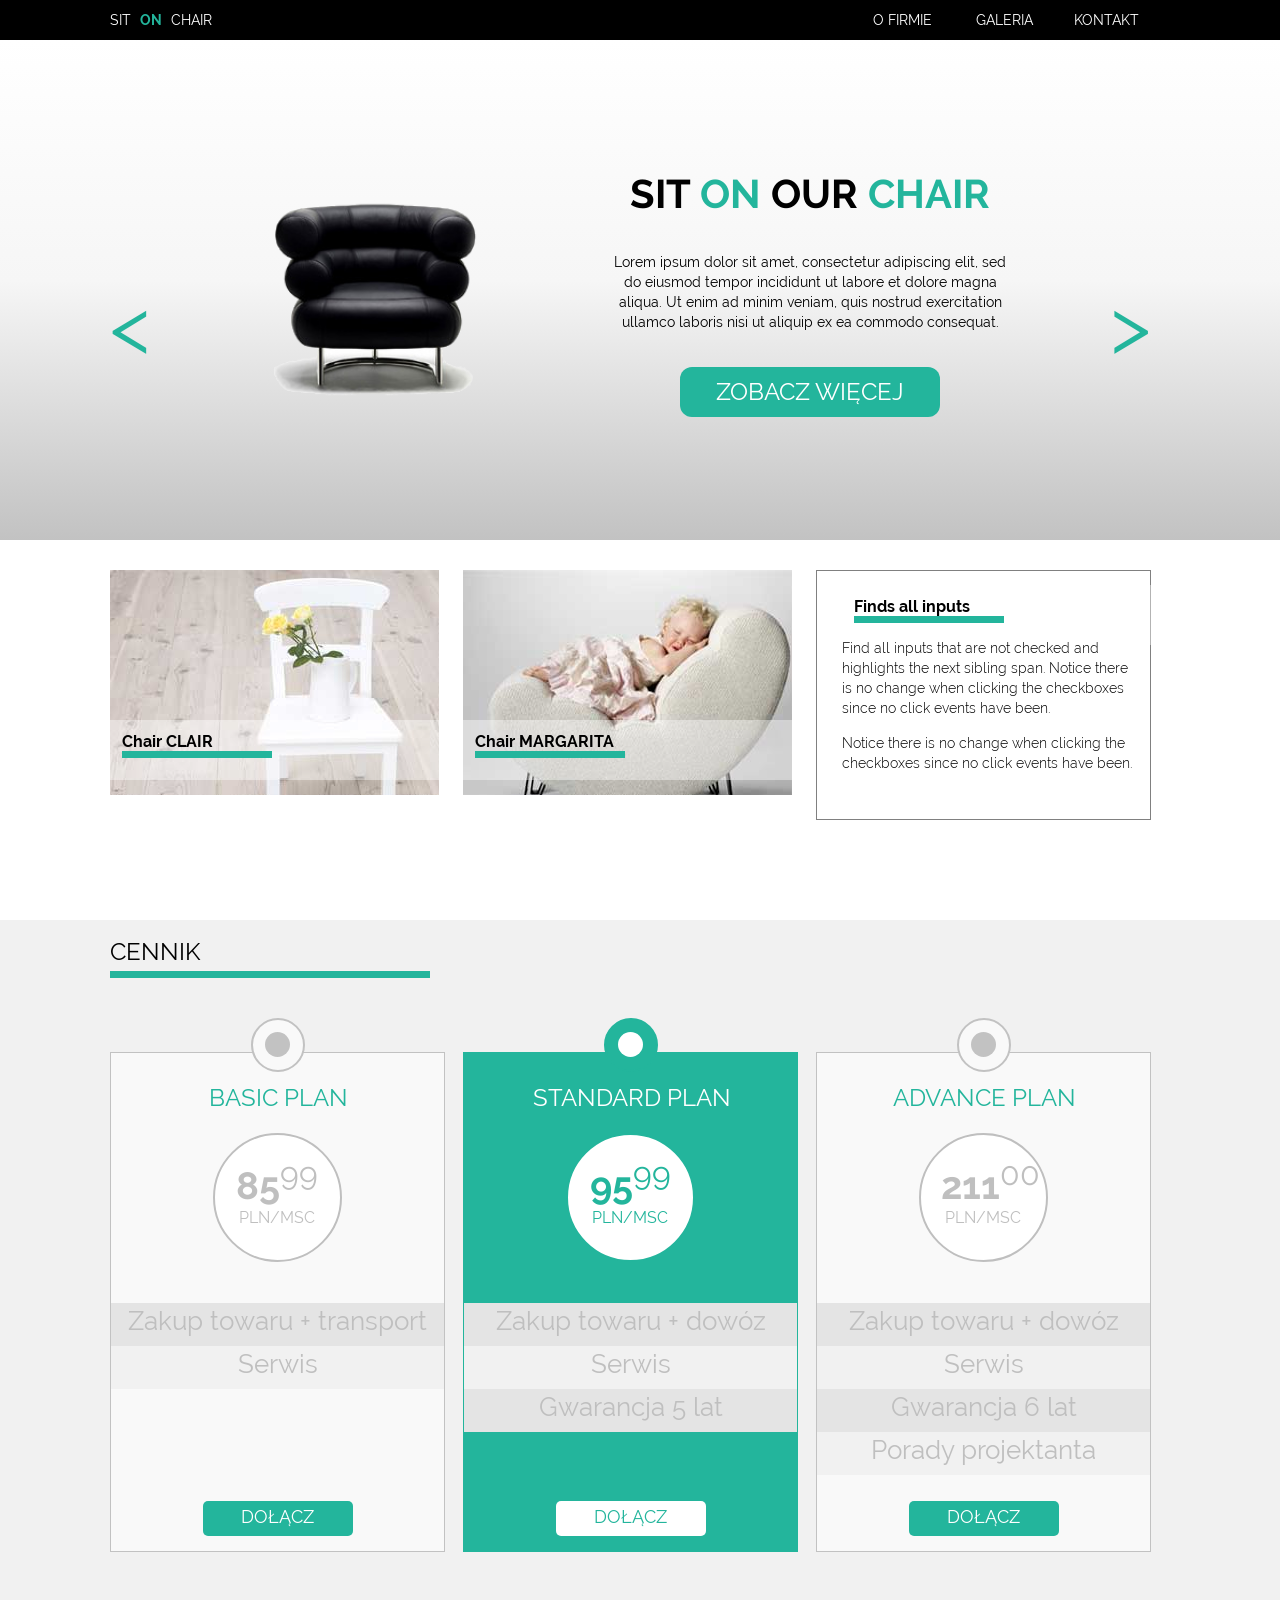
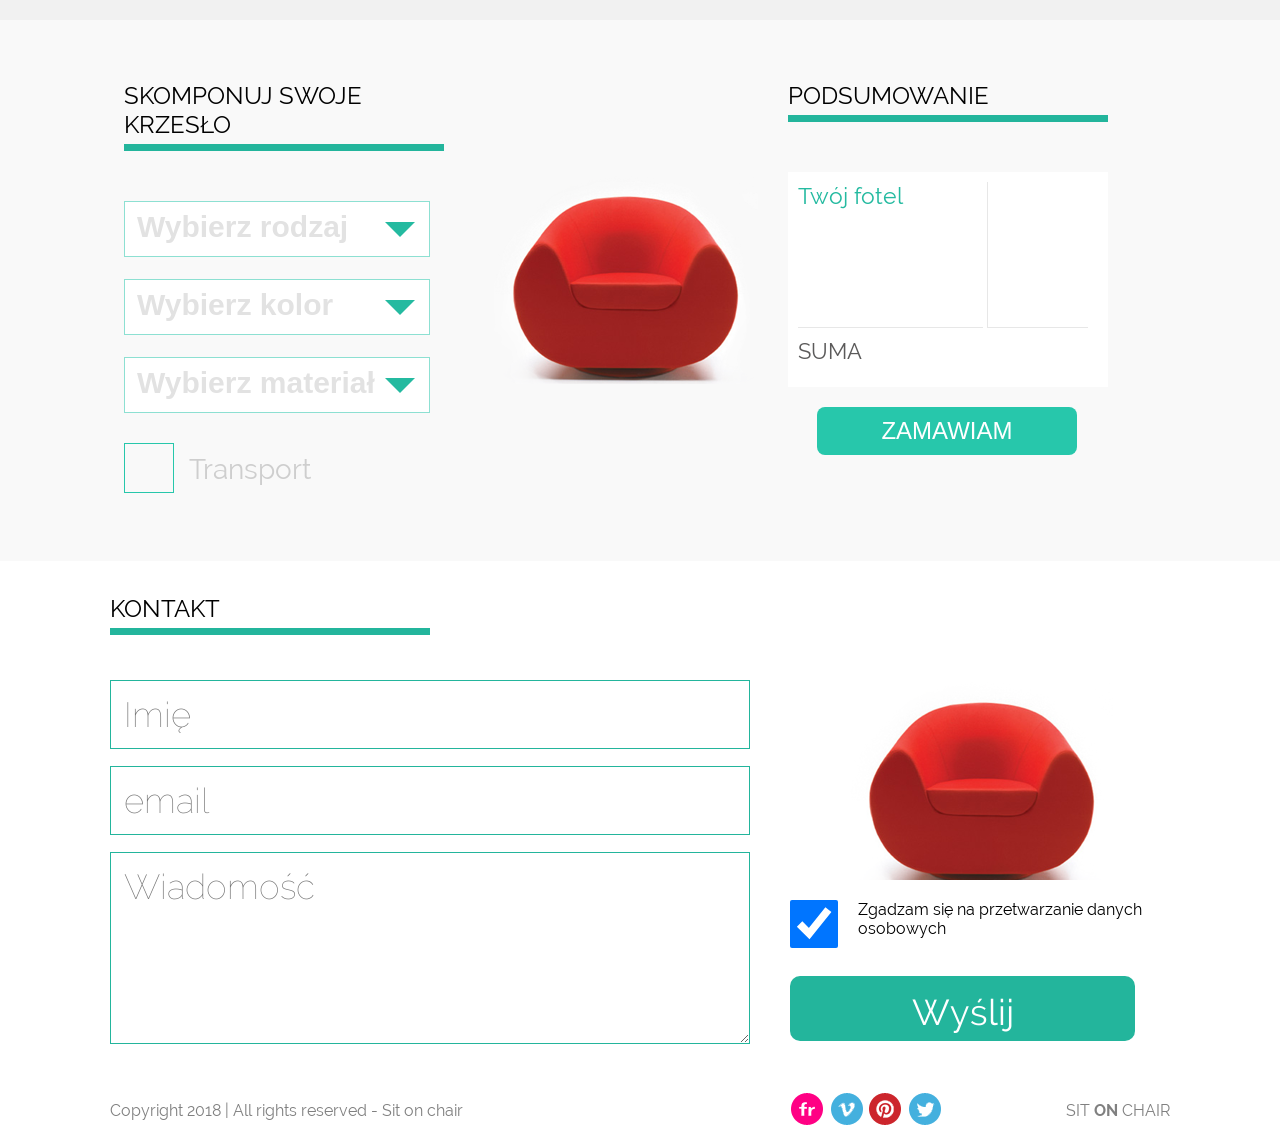
<file: index.html>
<!DOCTYPE html>
<html lang="pl">
<head>
    <meta charset="UTF-8">
    <title>Sit on chair</title>
    <link rel="stylesheet" href="css/style.css">
</head>
<body>
<header>
    <div class="container">
        <p class="topLogo">Sit <span>on</span> chair</p>

        <nav>
            <ul class="menu">
                <li><a href="#">O firmie</a>
                    <ul class="submenu">
                        <li><a href="#">Aktualności 2019</a></li>
                        <li><a href="#">Nasz team</a></li>
                        <li><a href="#">Historia</a></li>
                    </ul>
                </li>
                <li><a href="#">Galeria</a>
                    <ul class="submenu">
                        <li><a href="#">2016/2017</a></li>
                        <li><a href="#">2017/2018</a></li>
                    </ul></li>
                <li><a href="#">Kontakt</a></li>
            </ul>
        </nav>

    </div>
</header>

<!--slider-->

<section class="slider clearfix">
    <div class="container">
        <div class="arrowLeft">&lt;</div>

        <div class="div-image">
            <ul>
                <li><img src="images/slider/0.png"></li>
                <li><img src="images/slider/1.jpeg"></li>
                <li><img src="images/slider/2.jpeg"></li>
                <li><img src="images/slider/3.jpeg"></li>
                <li><img src="images/slider/4.jpeg"></li>
                <li><img src="images/slider/5.jpeg"></li>
                <li><img src="images/slider/6.jpeg"></li>
            </ul>
        </div>


        <div class="div-text">
            <h1>Sit <span>on</span> our <span>chair</span></h1>
            <p>Lorem ipsum dolor sit amet, consectetur adipiscing elit, sed do eiusmod tempor incididunt ut labore
                et dolore magna aliqua. Ut enim ad minim veniam, quis nostrud exercitation ullamco laboris nisi ut
                aliquip ex ea commodo consequat.</p>
            <div class="slideButton"><a href="#">Zobacz więcej</a></div>
        </div>

        <div class="arrowRight">&gt;</div>
    </div>
</section>

<!--products-->

<section class="products clearfix">
    <div class="container">
        <article class="art1">
            <div class="articleHeader">
                <p class="artTitle">Chair CLAIR</p>
            </div>
        </article>
        <article class="art2">
            <div class="articleHeader">
                <p class="artTitle">Chair MARGARITA</p>
            </div>
        </article>
        <article class="art3">
            <div class="articleHeader">
                <p class="artTitle">Finds all inputs</p>
                <p class="art3Text">Find all inputs that are not checked and highlights the next
                    sibling span. Notice there is no change when clicking the
                    checkboxes since no click events have been.</p>
                <p class="art3Text">Notice there is no change when clicking the
                    checkboxes since no click events have been.</p>
            </div>
        </article>
    </div>
</section>

<!--plans-->

<section class="plans clearfix">
    <div class="container">
        <div class="sectionTitle">Cennik</div>
        <div class="sectionRow">

            <div class="productTab1">
                <div class="circle-big">
                    <div class="circle-small"></div>
                </div>
                <div class="planType">
                    <p>Basic plan</p>
                </div>
                <div class="planPrice">
                    <p class="price">85<sup>99</sup></p>
                    <p class="currency">PLN/MSC</p>
                </div>
                <div class="items">
                    <ul>
                        <li>Zakup towaru + transport</li>
                        <li>Serwis</li>
                    </ul>
                </div>
                <div class="planJoin">Dołącz</div>
            </div>

            <div class="productTab2">
                <div class="circle-big">
                    <div class="circle-small"></div>
                </div>
                <div class="planType">
                    <p>Standard plan</p>
                </div>
                <div class="planPrice">
                    <p class="price">95<sup>99</sup></p>
                    <p class="currency">PLN/MSC</p>
                </div>
                <div class="items">
                    <ul>
                        <li>Zakup towaru + dowóz</li>
                        <li>Serwis</li>
                        <li>Gwarancja 5 lat</li>
                    </ul>
                </div>
                <div class="planJoin">Dołącz</div>
            </div>

            <div class="productTab3">
                <div class="circle-big">
                    <div class="circle-small"></div>
                </div>
                <div class="planType">
                    <p>Advance plan</p>
                </div>
                <div class="planPrice">
                    <p class="price">211<sup>00</sup></p>
                    <p class="currency">PLN/MSC</p>
                </div>
                <div class="items">
                    <ul>
                        <li>Zakup towaru + dowóz</li>
                        <li>Serwis</li>
                        <li>Gwarancja 6 lat</li>
                        <li>Porady projektanta</li>
                    </ul>
                </div>
                <div class="planJoin">Dołącz</div>
            </div>

        </div>
    </div>
</section>

<!--application-->

<section class="application ">
    <div class="container">
        <section class="choice_part inline">
            <!--<header>-->
                <!--<h3>SKOMPONUJ SWOJE KRZESŁO</h3>-->
                <!--<span class="green_bell"></span>-->
            <!--</header>-->
            <div class="sectionTitle">Skomponuj swoje krzesło</div>

            <div class="form">
                <div class="drop_down_list">
                    <span class="list_label">Wybierz rodzaj</span>
                    <span class="list_arrow"></span>
                    <ul class="list_panel">
                        <li data-price="250">Clair</li>
                        <li data-price="370">Margarita</li>
                        <li data-price="180">Selena</li>
                    </ul>
                </div>
                <div class="drop_down_list">
                    <span class="list_label">Wybierz kolor</span>
                    <span class="list_arrow"></span>
                    <ul class="list_panel">
                        <li data-price="20">Czerwony</li>
                        <li data-price="10">Czarny</li>
                        <li data-price="30">Pomarańczowy</li>
                    </ul>
                </div>
                <div class="drop_down_list">
                    <span class="list_label">Wybierz materiał</span>
                    <span class="list_arrow"></span>
                    <ul class="list_panel">
                        <li data-price="70">Tkanina</li>
                        <li data-price="150">Skóra</li>
                    </ul>
                </div>
                <div class="checkbox check-box">
                    <input type="checkbox" id="transport" data-transport-price="200">
                    <label for="transport">Transport</label>
                </div>
                <!--<div class="checkbox"></div>-->
                <!--<span class="list_label inline_text">Transport</span>-->
            </div>
        </section>

        <section class="image_part inline">
            <img src="images/red_chair.png">
        </section>

        <section class="summary_part inline">
            <!--<header class="align_right">-->
                <!--<h3>PODSUMOWANIE</h3>-->
                <!--<span class="green_bell"></span>-->
            <!--</header>-->
            <div class="sectionTitle">Podsumowanie</div>

            <div class="summary_panel">
                <div class="panel_left">
                    <h4 class="title">Twój fotel</h4>
                    <span class="color"></span>
                    <span class="pattern"></span>
                    <span class="transport"></span>
                </div>
                <div class="panel_right">
                    <h4 class="title value"></h4>
                    <span class="color value"></span>
                    <span class="pattern value"></span>
                    <span class="transport value"></span>
                </div>
                <div class="sum_label">SUMA</div>
                <div class="sum"><strong></strong></div>
            </div>
            <a href="" class="green_button">Zamawiam</a>
        </section>
    </div>
</section>

<!--contact-->

<section class="contact clearfix">
    <div class="container">
        <div class="sectionTitle" id="secContact">Kontakt</div>

        <div class="contactForm">
            <div class="formLeft">
                <form>
                    <div><input type="text" name="firstName" placeholder="Imię" id="firstName"></div>
                    <div><input type="email" name="email" placeholder="email" id="email"></div>
                    <div><textarea name="about" rows="4" placeholder="Wiadomość" id="message"></textarea>
                    </div>
                </form>
            </div>
            <div class="formRight">
                <div class="formImage"></div>
                <div>
                    <form>
                        <input class="checkAgree" type="checkbox" name="agree" value="agree" checked>
                        Zgadzam się na przetwarzanie danych osobowych
                    </form>
                    <div class="contactButton">Wyślij</div>
                </div>

            </div>
        </div>
    </div>
</section>

<!--footer-->

<footer>
    <div class="container">
        <div class="footRow">
            <div class="copyright">Copyright 2018 | All rights reserved - Sit on chair</div>
            <div class="socialMedia">
                <img src="images/flickr.png">
                <img src="images/vimeo.png">
                <img src="images/pinterest.png">
                <img src="images/twitter.png">
            </div>
            <div class="btmLogo"><p>Sit <span>on</span> chair</p></div>
        </div>
    </div>
</footer>
<script type="text/javascript" src="js/slider.js"></script>
<script type="text/javascript" src="js/app.js"></script>
</body>
</html>
</file>
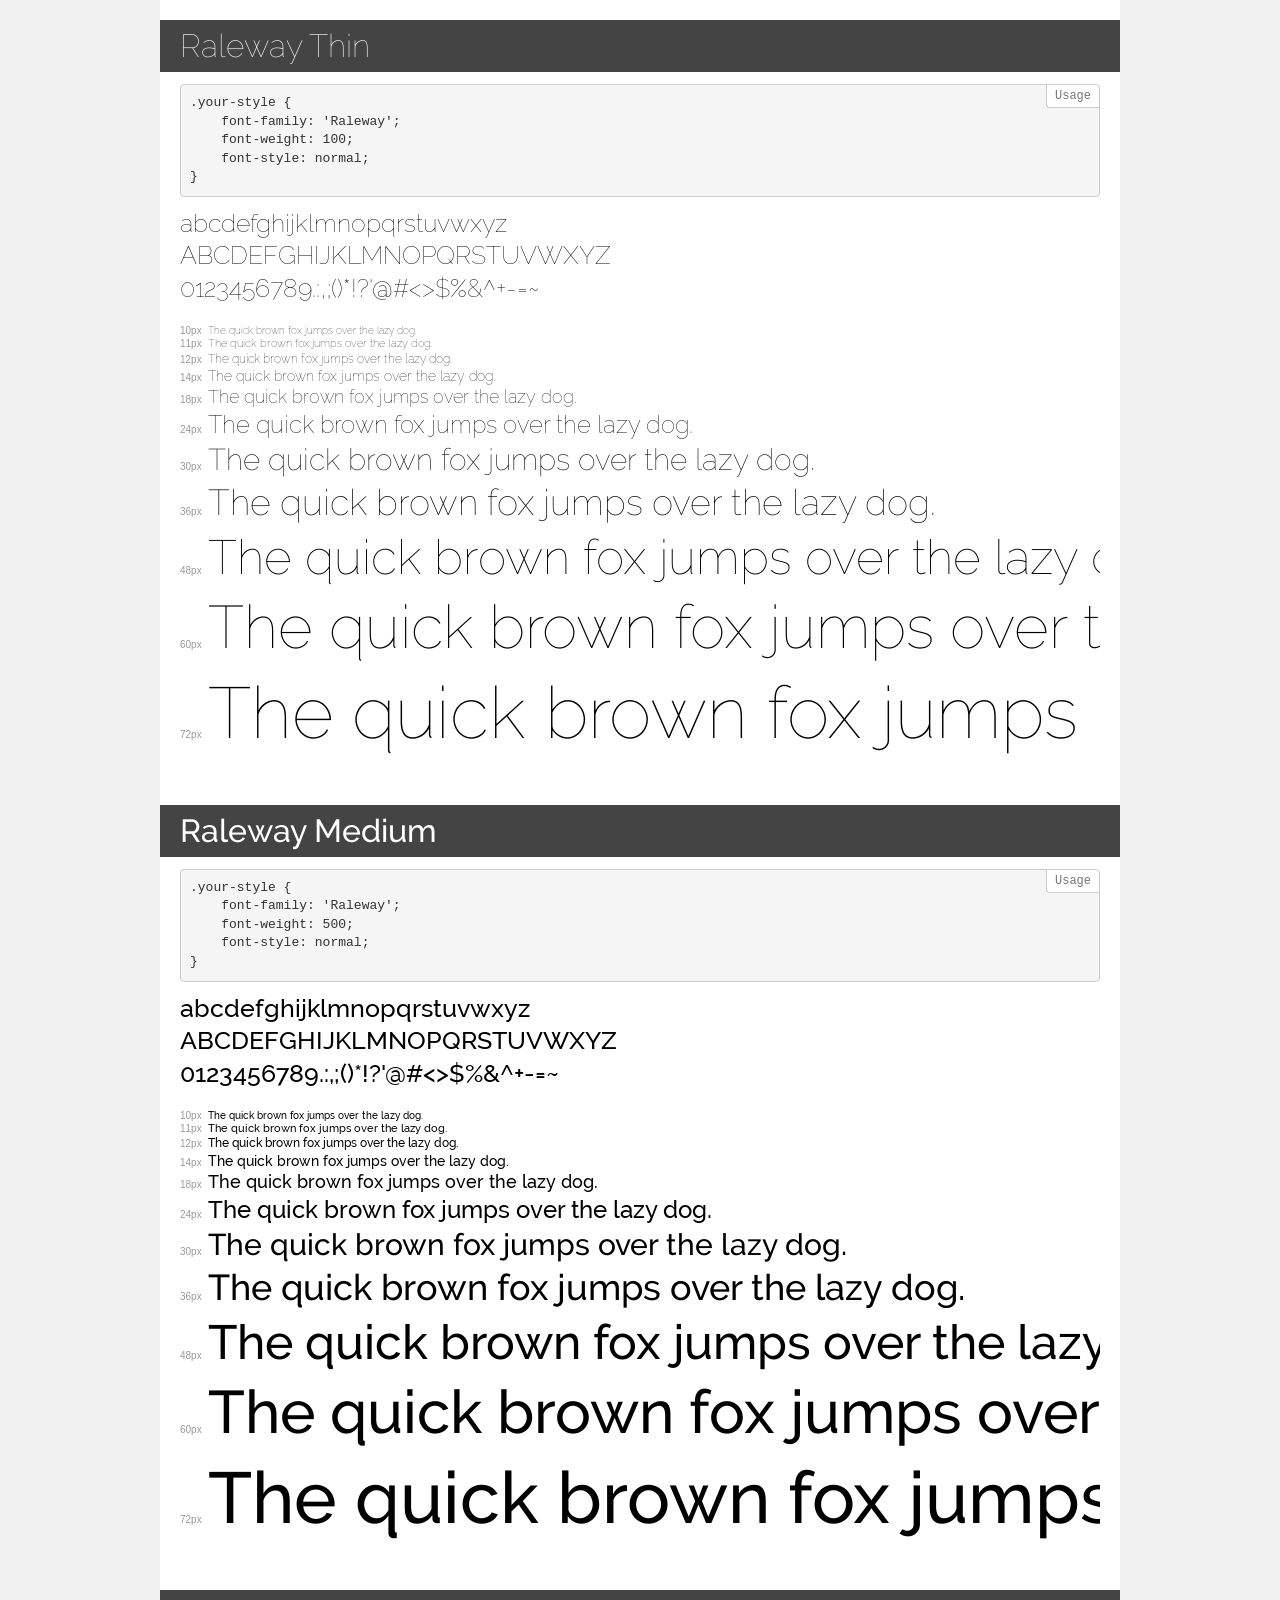
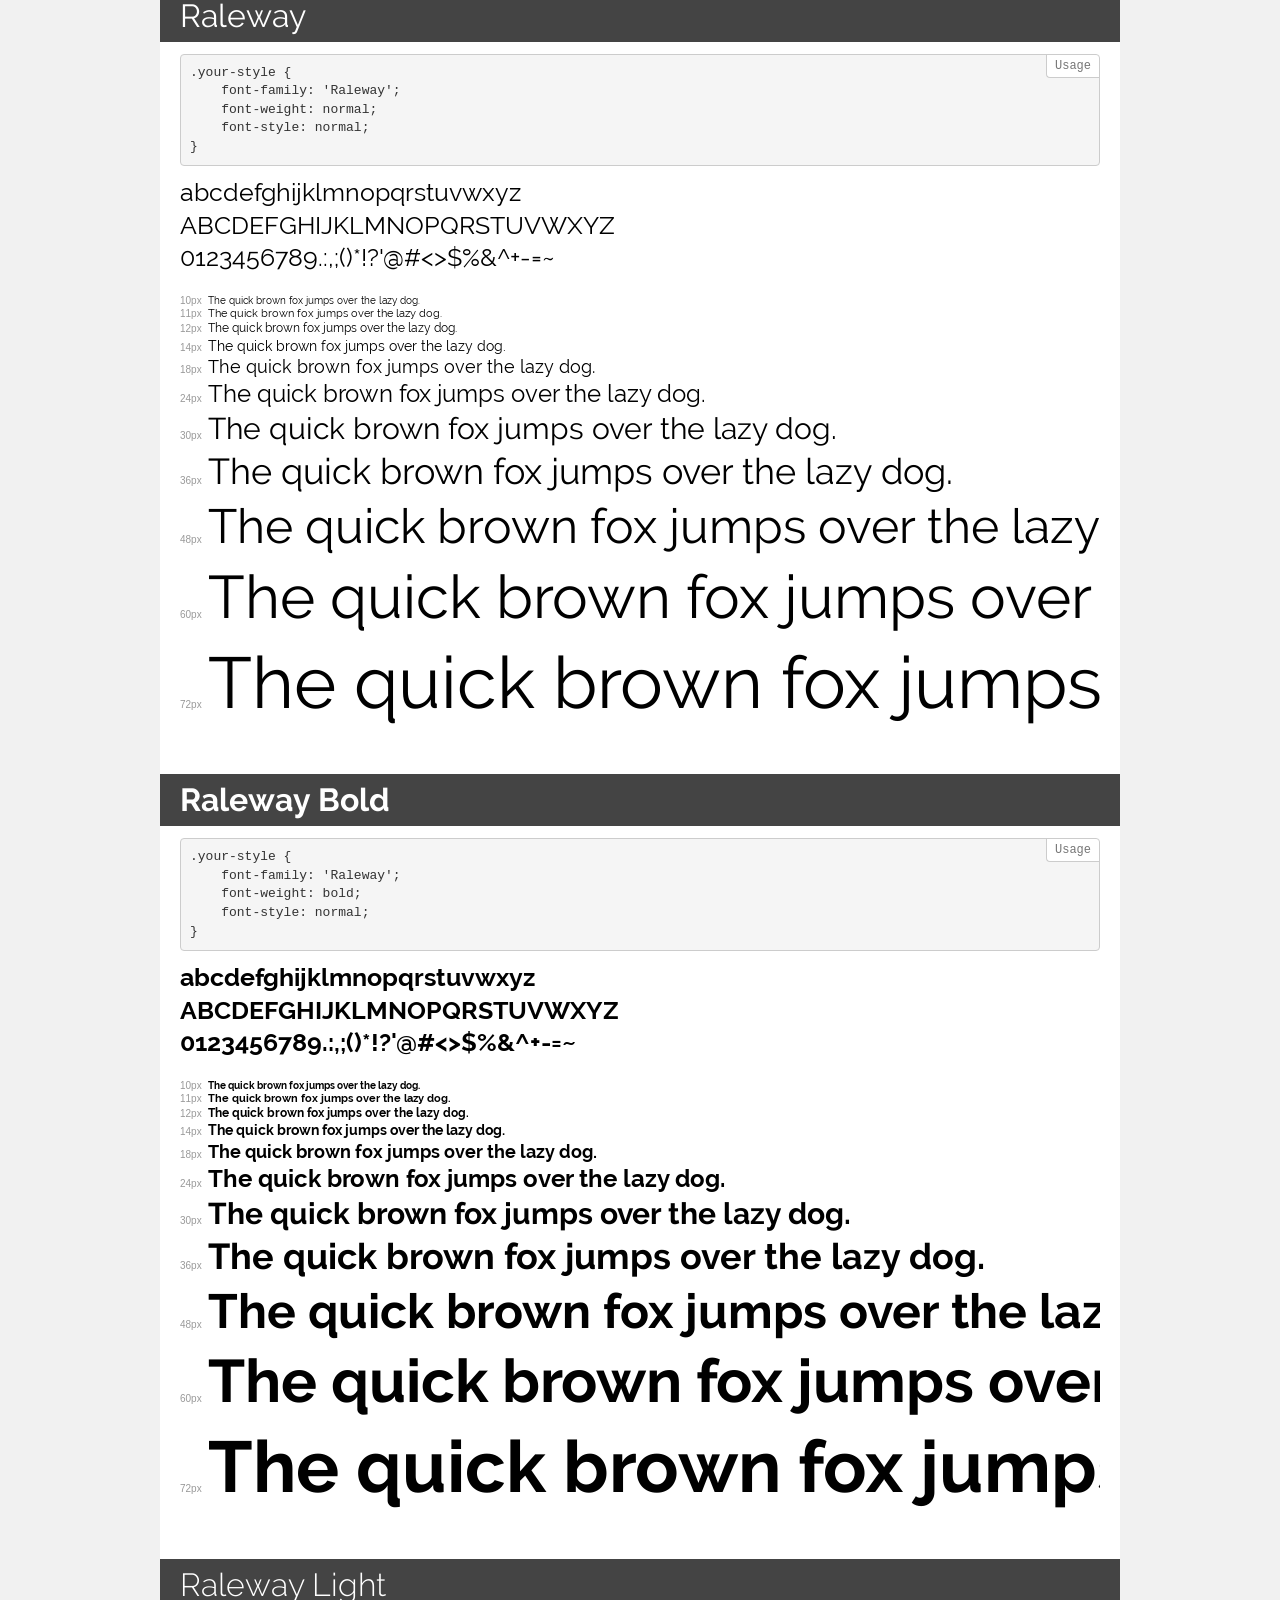
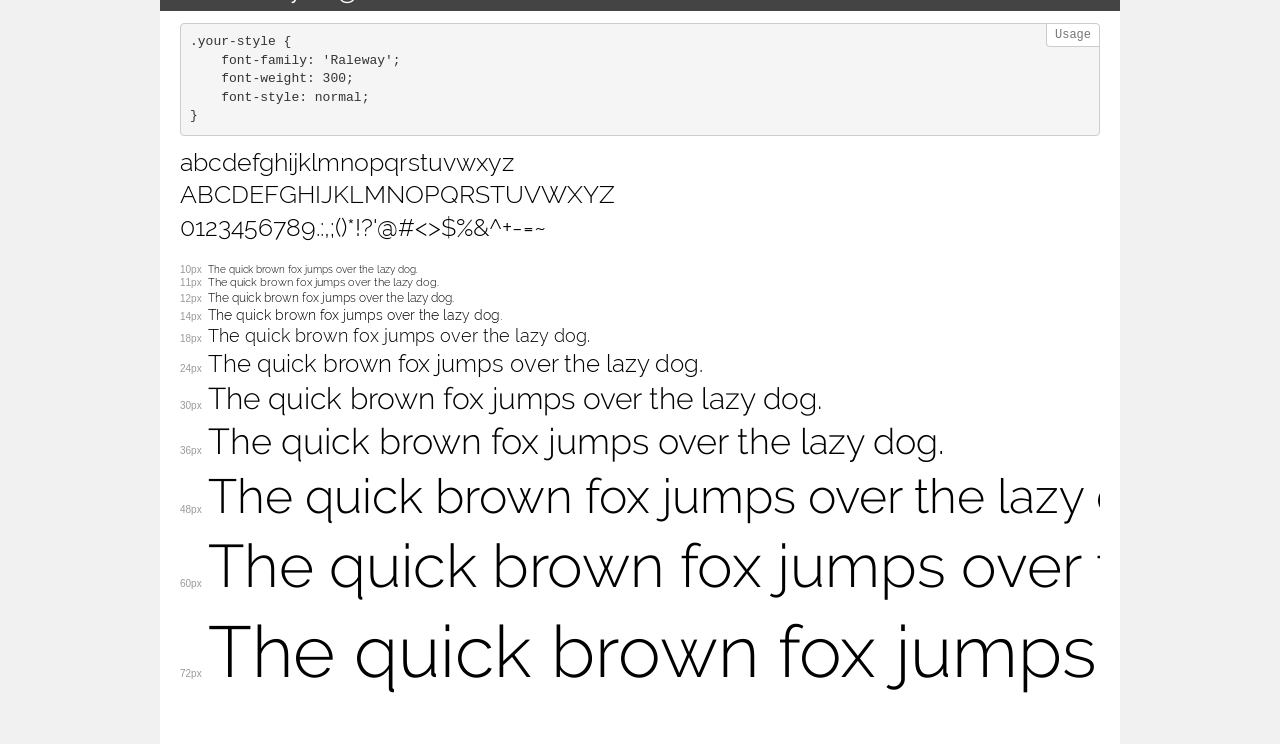
<file: fonts/demo.html>
<!DOCTYPE html>
<html>
<head>
    <meta charset="utf-8">
    <meta http-equiv="X-UA-Compatible" content="IE=edge">
    <meta name="viewport" content="width=device-width, initial-scale=1">
    <meta name="robots" content="noindex, noarchive">
    <title>Transfonter demo</title>
    <link href="stylesheet.css" rel="stylesheet">
    <style>
        /*
        http://meyerweb.com/eric/tools/css/reset/
        v2.0 | 20110126
        License: none (public domain)
        */
        html, body, div, span, applet, object, iframe,
        h1, h2, h3, h4, h5, h6, p, blockquote, pre,
        a, abbr, acronym, address, big, cite, code,
        del, dfn, em, img, ins, kbd, q, s, samp,
        small, strike, strong, sub, sup, tt, var,
        b, u, i, center,
        dl, dt, dd, ol, ul, li,
        fieldset, form, label, legend,
        table, caption, tbody, tfoot, thead, tr, th, td,
        article, aside, canvas, details, embed,
        figure, figcaption, footer, header, hgroup,
        menu, nav, output, ruby, section, summary,
        time, mark, audio, video {
            margin: 0;
            padding: 0;
            border: 0;
            font-size: 100%;
            font: inherit;
            vertical-align: baseline;
        }
        /* HTML5 display-role reset for older browsers */
        article, aside, details, figcaption, figure,
        footer, header, hgroup, menu, nav, section {
            display: block;
        }
        body {
            line-height: 1;
        }
        ol, ul {
            list-style: none;
        }
        blockquote, q {
            quotes: none;
        }
        blockquote:before, blockquote:after,
        q:before, q:after {
            content: '';
            content: none;
        }
        table {
            border-collapse: collapse;
            border-spacing: 0;
        }
        /* common styles */
        body {
            background: #f1f1f1;
            color: #000;
        }
        .page {
            background: #fff;
            width: 920px;
            margin: 0 auto;
            padding: 20px 20px 0 20px;
            overflow: hidden;
        }
        .font-container {
            overflow-x: auto;
            overflow-y: hidden;
            margin-bottom: 40px;
            line-height: 1.3;
            white-space: nowrap;
            padding-bottom: 5px;
        }
        h1 {
            position: relative;
            background: #444;
            font-size: 32px;
            color: #fff;
            padding: 10px 20px;
            margin: 0 -20px 12px -20px;
        }
        .letters {
            font-size: 25px;
            margin-bottom: 20px;
        }
        .s10:before {
            content: '10px';
        }
        .s11:before {
            content: '11px';
        }
        .s12:before {
            content: '12px';
        }
        .s14:before {
            content: '14px';
        }
        .s18:before {
            content: '18px';
        }
        .s24:before {
            content: '24px';
        }
        .s30:before {
            content: '30px';
        }
        .s36:before {
            content: '36px';
        }
        .s48:before {
            content: '48px';
        }
        .s60:before {
            content: '60px';
        }
        .s72:before {
            content: '72px';
        }
        .s10:before, .s11:before, .s12:before, .s14:before,
        .s18:before, .s24:before, .s30:before, .s36:before,
        .s48:before, .s60:before, .s72:before {
            font-family: Arial, sans-serif;
            font-size: 10px;
            font-weight: normal;
            font-style: normal;
            color: #999;
            padding-right: 6px;
        }
        pre {
            display: block;
            position: relative;
            padding: 9px;
            margin: 0 0 10px;
            font-family: Monaco, Menlo, Consolas, "Courier New", monospace !important;
            font-size: 13px;
            line-height: 1.428571429;
            color: #333;
            font-weight: normal !important;
            font-style: normal !important;
            background-color: #f5f5f5;
            border: 1px solid #ccc;
            overflow-x: auto;
            border-radius: 4px;
        }
        pre:after {
            display: block;
            position: absolute;
            right: 0;
            top: 0;
            content: 'Usage';
            line-height: 1;
            padding: 5px 8px;
            font-size: 12px;
            color: #767676;
            background-color: #fff;
            border: 1px solid #ccc;
            border-right: none;
            border-top: none;
            border-radius: 0 4px 0 4px;
            z-index: 10;
        }
        /* responsive */
        @media (max-width: 959px) {
            .page {
                width: auto;
                margin: 0;
            }
        }
    </style>
</head>
<body>
<div class="page">
    <div class="demo" style="font-family: 'Raleway'; font-weight: 100; font-style: normal;">
        <h1>Raleway Thin</h1>
        <pre>.your-style {
    font-family: 'Raleway';
    font-weight: 100;
    font-style: normal;
}</pre>
        <div class="font-container">
            <p class="letters">
                abcdefghijklmnopqrstuvwxyz<br>
ABCDEFGHIJKLMNOPQRSTUVWXYZ<br>
                0123456789.:,;()*!?'@#<>$%&^+-=~
            </p>
            <p class="s10" style="font-size: 10px;">The quick brown fox jumps over the lazy dog.</p>
            <p class="s11" style="font-size: 11px;">The quick brown fox jumps over the lazy dog.</p>
            <p class="s12" style="font-size: 12px;">The quick brown fox jumps over the lazy dog.</p>
            <p class="s14" style="font-size: 14px;">The quick brown fox jumps over the lazy dog.</p>
            <p class="s18" style="font-size: 18px;">The quick brown fox jumps over the lazy dog.</p>
            <p class="s24" style="font-size: 24px;">The quick brown fox jumps over the lazy dog.</p>
            <p class="s30" style="font-size: 30px;">The quick brown fox jumps over the lazy dog.</p>
            <p class="s36" style="font-size: 36px;">The quick brown fox jumps over the lazy dog.</p>
            <p class="s48" style="font-size: 48px;">The quick brown fox jumps over the lazy dog.</p>
            <p class="s60" style="font-size: 60px;">The quick brown fox jumps over the lazy dog.</p>
            <p class="s72" style="font-size: 72px;">The quick brown fox jumps over the lazy dog.</p>
        </div>
    </div>
    <div class="demo" style="font-family: 'Raleway'; font-weight: 500; font-style: normal;">
        <h1>Raleway Medium</h1>
        <pre>.your-style {
    font-family: 'Raleway';
    font-weight: 500;
    font-style: normal;
}</pre>
        <div class="font-container">
            <p class="letters">
                abcdefghijklmnopqrstuvwxyz<br>
ABCDEFGHIJKLMNOPQRSTUVWXYZ<br>
                0123456789.:,;()*!?'@#<>$%&^+-=~
            </p>
            <p class="s10" style="font-size: 10px;">The quick brown fox jumps over the lazy dog.</p>
            <p class="s11" style="font-size: 11px;">The quick brown fox jumps over the lazy dog.</p>
            <p class="s12" style="font-size: 12px;">The quick brown fox jumps over the lazy dog.</p>
            <p class="s14" style="font-size: 14px;">The quick brown fox jumps over the lazy dog.</p>
            <p class="s18" style="font-size: 18px;">The quick brown fox jumps over the lazy dog.</p>
            <p class="s24" style="font-size: 24px;">The quick brown fox jumps over the lazy dog.</p>
            <p class="s30" style="font-size: 30px;">The quick brown fox jumps over the lazy dog.</p>
            <p class="s36" style="font-size: 36px;">The quick brown fox jumps over the lazy dog.</p>
            <p class="s48" style="font-size: 48px;">The quick brown fox jumps over the lazy dog.</p>
            <p class="s60" style="font-size: 60px;">The quick brown fox jumps over the lazy dog.</p>
            <p class="s72" style="font-size: 72px;">The quick brown fox jumps over the lazy dog.</p>
        </div>
    </div>
    <div class="demo" style="font-family: 'Raleway'; font-weight: normal; font-style: normal;">
        <h1>Raleway</h1>
        <pre>.your-style {
    font-family: 'Raleway';
    font-weight: normal;
    font-style: normal;
}</pre>
        <div class="font-container">
            <p class="letters">
                abcdefghijklmnopqrstuvwxyz<br>
ABCDEFGHIJKLMNOPQRSTUVWXYZ<br>
                0123456789.:,;()*!?'@#<>$%&^+-=~
            </p>
            <p class="s10" style="font-size: 10px;">The quick brown fox jumps over the lazy dog.</p>
            <p class="s11" style="font-size: 11px;">The quick brown fox jumps over the lazy dog.</p>
            <p class="s12" style="font-size: 12px;">The quick brown fox jumps over the lazy dog.</p>
            <p class="s14" style="font-size: 14px;">The quick brown fox jumps over the lazy dog.</p>
            <p class="s18" style="font-size: 18px;">The quick brown fox jumps over the lazy dog.</p>
            <p class="s24" style="font-size: 24px;">The quick brown fox jumps over the lazy dog.</p>
            <p class="s30" style="font-size: 30px;">The quick brown fox jumps over the lazy dog.</p>
            <p class="s36" style="font-size: 36px;">The quick brown fox jumps over the lazy dog.</p>
            <p class="s48" style="font-size: 48px;">The quick brown fox jumps over the lazy dog.</p>
            <p class="s60" style="font-size: 60px;">The quick brown fox jumps over the lazy dog.</p>
            <p class="s72" style="font-size: 72px;">The quick brown fox jumps over the lazy dog.</p>
        </div>
    </div>
    <div class="demo" style="font-family: 'Raleway'; font-weight: bold; font-style: normal;">
        <h1>Raleway Bold</h1>
        <pre>.your-style {
    font-family: 'Raleway';
    font-weight: bold;
    font-style: normal;
}</pre>
        <div class="font-container">
            <p class="letters">
                abcdefghijklmnopqrstuvwxyz<br>
ABCDEFGHIJKLMNOPQRSTUVWXYZ<br>
                0123456789.:,;()*!?'@#<>$%&^+-=~
            </p>
            <p class="s10" style="font-size: 10px;">The quick brown fox jumps over the lazy dog.</p>
            <p class="s11" style="font-size: 11px;">The quick brown fox jumps over the lazy dog.</p>
            <p class="s12" style="font-size: 12px;">The quick brown fox jumps over the lazy dog.</p>
            <p class="s14" style="font-size: 14px;">The quick brown fox jumps over the lazy dog.</p>
            <p class="s18" style="font-size: 18px;">The quick brown fox jumps over the lazy dog.</p>
            <p class="s24" style="font-size: 24px;">The quick brown fox jumps over the lazy dog.</p>
            <p class="s30" style="font-size: 30px;">The quick brown fox jumps over the lazy dog.</p>
            <p class="s36" style="font-size: 36px;">The quick brown fox jumps over the lazy dog.</p>
            <p class="s48" style="font-size: 48px;">The quick brown fox jumps over the lazy dog.</p>
            <p class="s60" style="font-size: 60px;">The quick brown fox jumps over the lazy dog.</p>
            <p class="s72" style="font-size: 72px;">The quick brown fox jumps over the lazy dog.</p>
        </div>
    </div>
    <div class="demo" style="font-family: 'Raleway'; font-weight: 300; font-style: normal;">
        <h1>Raleway Light</h1>
        <pre>.your-style {
    font-family: 'Raleway';
    font-weight: 300;
    font-style: normal;
}</pre>
        <div class="font-container">
            <p class="letters">
                abcdefghijklmnopqrstuvwxyz<br>
ABCDEFGHIJKLMNOPQRSTUVWXYZ<br>
                0123456789.:,;()*!?'@#<>$%&^+-=~
            </p>
            <p class="s10" style="font-size: 10px;">The quick brown fox jumps over the lazy dog.</p>
            <p class="s11" style="font-size: 11px;">The quick brown fox jumps over the lazy dog.</p>
            <p class="s12" style="font-size: 12px;">The quick brown fox jumps over the lazy dog.</p>
            <p class="s14" style="font-size: 14px;">The quick brown fox jumps over the lazy dog.</p>
            <p class="s18" style="font-size: 18px;">The quick brown fox jumps over the lazy dog.</p>
            <p class="s24" style="font-size: 24px;">The quick brown fox jumps over the lazy dog.</p>
            <p class="s30" style="font-size: 30px;">The quick brown fox jumps over the lazy dog.</p>
            <p class="s36" style="font-size: 36px;">The quick brown fox jumps over the lazy dog.</p>
            <p class="s48" style="font-size: 48px;">The quick brown fox jumps over the lazy dog.</p>
            <p class="s60" style="font-size: 60px;">The quick brown fox jumps over the lazy dog.</p>
            <p class="s72" style="font-size: 72px;">The quick brown fox jumps over the lazy dog.</p>
        </div>
    </div>
</div>
</body>
</html>
</file>
<file: css/style.css>
@font-face {
    font-family: 'Raleway';
    src: url('../fonts/Raleway-Thin.eot');
    src: local('Raleway Thin'), local('Raleway-Thin'),
    url('../fonts/Raleway-Thin.eot?#iefix') format('embedded-opentype'),
    url('../fonts/Raleway-Thin.woff2') format('woff2'),
    url('../fonts/Raleway-Thin.woff') format('woff'),
    url('../fonts/Raleway-Thin.ttf') format('truetype'),
    url('../fonts/Raleway-Thin.svg#Raleway-Thin') format('svg');
    font-weight: 100;
    font-style: normal;
}

@font-face {
    font-family: 'Raleway';
    src: url('../fonts/Raleway-Medium.eot');
    src: local('Raleway Medium'), local('Raleway-Medium'),
    url('../fonts/Raleway-Medium.eot?#iefix') format('embedded-opentype'),
    url('../fonts/Raleway-Medium.woff2') format('woff2'),
    url('../fonts/Raleway-Medium.woff') format('woff'),
    url('../fonts/Raleway-Medium.ttf') format('truetype'),
    url('../fonts/Raleway-Medium.svg#Raleway-Medium') format('svg');
    font-weight: 500;
    font-style: normal;
}

@font-face {
    font-family: 'Raleway';
    src: url('../fonts/Raleway-Regular.eot');
    src: local('Raleway'), local('Raleway-Regular'),
    url('../fonts/Raleway-Regular.eot?#iefix') format('embedded-opentype'),
    url('../fonts/Raleway-Regular.woff2') format('woff2'),
    url('../fonts/Raleway-Regular.woff') format('woff'),
    url('../fonts/Raleway-Regular.ttf') format('truetype'),
    url('../fonts/Raleway-Regular.svg#Raleway-Regular') format('svg');
    font-weight: normal;
    font-style: normal;
}

@font-face {
    font-family: 'Raleway';
    src: url('../fonts/Raleway-Bold.eot');
    src: local('Raleway Bold'), local('Raleway-Bold'),
    url('../fonts/Raleway-Bold.eot?#iefix') format('embedded-opentype'),
    url('../fonts/Raleway-Bold.woff2') format('woff2'),
    url('../fonts/Raleway-Bold.woff') format('woff'),
    url('../fonts/Raleway-Bold.ttf') format('truetype'),
    url('../fonts/Raleway-Bold.svg#Raleway-Bold') format('svg');
    font-weight: bold;
    font-style: normal;
}

@font-face {
    font-family: 'Raleway';
    src: url('../fonts/Raleway-Light.eot');
    src: local('Raleway Light'), local('Raleway-Light'),
    url('../fonts/Raleway-Light.eot?#iefix') format('embedded-opentype'),
    url('../fonts/Raleway-Light.woff2') format('woff2'),
    url('../fonts/Raleway-Light.woff') format('woff'),
    url('../fonts/Raleway-Light.ttf') format('truetype'),
    url('../fonts/Raleway-Light.svg#Raleway-Light') format('svg');
    font-weight: 300;
    font-style: normal;
}

* {
    padding: 0;
    margin: 0;
    font-family: Raleway, sans-serif;
    font-weight: normal;
}

/*class to setup main content center*/

.container {
    margin: 0 auto;
    width: 1060px;
}

/*class to fix floating*/

.clearfix:after {
    content: "";
    display: block;
    clear: both;
}

span {
    color: #23B59C;
    font-weight: bold;
}

/*header*/

header {
    width: 100%;
    background-color: black;
    height: 40px;
}

header .topLogo {
    color: white;
    float: left;
    word-spacing: 5px;
    text-transform: uppercase;
    line-height: 40px;
    font-size: 14px;
}

/*main menu*/

ul.menu {
    list-style-type: none;
    width: 320px;
    padding: 0;
    margin-left: auto;
    font-size: 14px;
    height: 40px;
    line-height: 40px;
    text-align: center;
}

ul.menu > li {
    float: left;
    background-color: black;
    width: 100px;
    margin-left: 2px;
    position: relative;
}

ul.menu > li > a {
    display: block;
    color: white;
    text-decoration: none;
    text-transform: uppercase;
}

/*własciwosci menu rozwijanego*/

ul.menu > li > ul.submenu {
    display: none;
    list-style-type: none;
    padding: 0;
    margin: 0;
}

ul.menu > li > ul.submenu > li {
    background-color: black;
    width: 120px;
    float: none;
}

ul.menu > li > ul.submenu > li > a {
    color: white;
    text-decoration: none;
    text-transform: uppercase;
    display: block;
}

ul.menu > li:hover > ul.submenu {
    display: block;
    position: absolute;
}

ul.menu > li:hover > ul.submenu::before {
    display: block;
    position: relative;
    content: "";
    width: 0;
    height: 0;
    border-left: 15px solid transparent;
    border-right: 15px solid transparent;
    border-bottom: 15px solid black;
    margin: 0 auto;
}

/*section slider*/

.slider {
    background: rgba(255,255,255,1);
    background: -moz-linear-gradient(top, rgba(255,255,255,1) 0%, rgba(246,246,246,1) 48%, rgba(194,194,194,1) 100%);
    background: -webkit-gradient(left top, left bottom, color-stop(0%, rgba(255,255,255,1)), color-stop(48%, rgba(246,246,246,1)), color-stop(100%, rgba(194,194,194,1)));
    background: -webkit-linear-gradient(top, rgba(255,255,255,1) 0%, rgba(246,246,246,1) 48%, rgba(194,194,194,1) 100%);
    background: -o-linear-gradient(top, rgba(255,255,255,1) 0%, rgba(246,246,246,1) 48%, rgba(194,194,194,1) 100%);
    background: -ms-linear-gradient(top, rgba(255,255,255,1) 0%, rgba(246,246,246,1) 48%, rgba(194,194,194,1) 100%);
    background: linear-gradient(to bottom, rgba(255,255,255,1) 0%, rgba(246,246,246,1) 48%, rgba(194,194,194,1) 100%);
    filter: progid:DXImageTransform.Microsoft.gradient( startColorstr='#ffffff', endColorstr='#c2c2c2', GradientType=0 );
    height: 430px;
    padding-top: 70px;
}

.arrowLeft, .arrowRight {
    color: #23B59C;
    font-size: 80px;
    width: 50px;
    height: 430px;
    float: left;
    line-height: 430px;
    cursor: pointer;
}

.div-image {
    float: left;
}

.div-image ul {
    list-style-type: none;
    padding-top: 82px;
}

.div-image li {
    display: none;

}

.div-image .visible{
    display: block;
}

.div-image img{
    margin-left: 0;
    float: left;
    width: 430px;
}

.div-text {
    float: left;
    margin-top: 60px;
    text-align: center;
    width: 520px;
    position: relative;
    padding-right: 80px;
    box-sizing: border-box;
}

.div-text h1 {
    text-transform: uppercase;
    font-size: 40px;
    font-weight: bolder;
}

.div-text p {
    font-size: 14px;
    margin: 15px 0;
    line-height: 20px;
    padding: 20px;
}

.slideButton {
    width: 260px;
    height: 50px;
    text-transform: uppercase;
    text-align: center;
    font-size: 24px;
    line-height: 50px;
    background-color: #23B59C;
    border-radius: 12px;
    margin: auto;
}

.slideButton a {
    color: white;
    text-decoration: none;
}

/*section products*/

.products {
    height: 350px;
    position: relative;
    margin-top: 30px;
}

.art1, .art2, .art3 {
    width: 335px;
    height: 225px;
    float: left;
}

.art1 {
    background-image: url("../images/box1_img.jpg");
    background-repeat: no-repeat;
    margin-right: 18px;
}

.art2 {
    background-image: url("../images/box2_img.jpg");
    background-repeat: no-repeat;
    margin-right: 18px;
}

.art3 {
    border: 1px solid grey;
    height: 250px;
    padding: 25px;
    box-sizing: border-box;
}

.articleHeader {
    background: rgba(255, 255, 255, .4);
    height: 60px;
    position: absolute;
    top: 150px;
    width: 335px;
}

.art1 .articleHeader:hover, .art2 .articleHeader:hover  {
    opacity: 0;
    transition: 0.5s;
    cursor: pointer;
}

.art3 .articleHeader {
    background: rgba(255, 255, 255, .4);
    height: 60px;
    position: absolute;
    top: 15px;
    width: 335px;
}

p.artTitle {
    font-weight: bold;
    border-bottom: 7px solid #23B59C;
    margin-left: 12px;
    margin-top: 12px;
    width: 150px;
}
.art3Text {
    width: 290px;
    font-size: 14px;
    font-weight: 300;
    line-height: 20px;
    margin-top: 15px;
}


/*section plans*/

.plans {
    background-color: #f1f1f1;
    width: 100%;
    height: 700px;
}

.sectionTitle {
    text-transform: uppercase;
    font-size: 24px;
    border-bottom: 7px solid #23B59C;
    width: 320px;
    padding-bottom: 5px;
    padding-top: 17px;
}

.productTab1, .productTab2, .productTab3 {
    width: 335px;
    height: 500px;
    box-sizing: border-box;
    margin-top: 74px;
    position: relative;
    float: left;
}

.productTab1, .productTab3 {
    background-color: #F9F9F9;
    border: 1px solid #C2C2C2;
}

.productTab2 {
    background-color: #23B59C;
    border: 1px solid #23B59C;
}

.productTab1, .productTab2 {
    margin-right: 18px;
}

.circle-big {
    width: 50px;
    height: 50px;
    border-radius: 100%;
    position: absolute;
    left: 140px;
    top: -35px;
}

.productTab1 .circle-big, .productTab3 .circle-big {
    background-color: #F9F9F9;
    border: 2px solid #C2C2C2;
}

.productTab2 .circle-big {
    background-color: #23B59C;
    border: 2px solid #23B59C;
}

.circle-small {
    width: 25px;
    height: 25px;
    margin-top: 12px;
    margin-left: 12px;
    border-radius: 100%;
    position: absolute;
}

.productTab1 .circle-small, .productTab3 .circle-small {
    background-color: #C2C2C2;
}

.productTab2 .circle-small {
    background-color: white;
}

.planType {
    width: 335px;
    height: 100px;
    position: absolute;
    top: 30px;
}
.planType p{
    text-align: center;
    text-transform: uppercase;
    color: #23B59C;
    font-size: 24px;
}

.productTab2 .planType p {
    color: white;
}

.planPrice{
    width: 85px;
    height: 85px;
    position: absolute;
    top: 80px;
    background-color: white;
    border: 2px solid #BFBFBF;
    border-radius: 100%;
    padding: 20px;
    left: 50%;
    margin-left: -65px;
}

.productTab2 .planPrice {
    border: 2px solid #23B59C;
}

.planPrice p.price {
    font-size: 38px;
    font-weight: bold;
    color: #BFBFBF;
    text-align: center;

}

.productTab2 .planPrice p, .productTab2 .planPrice p.currency {
    color: #23B59C;
}
.planPrice p.currency {
    font-size: 16px;
    color: #BFBFBF;
    text-align: center;
}

.items {
    width: 335px;
    height: 100px;
    position: absolute;
    top: 250px;
}

.items li {
    list-style-type: none;
    color: #BFBFBF;
    text-align: center;
    font-size: 26px;
    height: 40px;
    width: 333px;
    padding-top: 3px;
}

.items li:nth-of-type(2n+1) {
    background-color: #E4E4E4;
}
.items li:nth-of-type(2n+2) {
    background-color: #F1F1F1;
}

.planJoin {
    width: 150px;
    height: 30px;
    background-color: #23B59C;
    border-radius: 5px;
    color: white;
    font-size: 18px;
    text-align: center;
    text-transform: uppercase;
    padding-top: 5px;
    position: absolute;
    bottom: 15px;
    left: 50%;
    margin-left: -75px;
}

.productTab2 .planJoin {
    background-color: white;
    color: #23B59C;
}

/*section application*/

.application {
    background-color: #f9f9f9;
    padding:30px 0;
}
.application h3 {
    color: #575757;
    font-size: 18px;
}

.application header.align_right{
    text-align: right;
}

.inline {
    display:inline-block;
    width:300px;
    padding:14px;
    vertical-align: top;
}


.form {
    margin-top:50px;
}
.drop_down_list {
    border:1px solid #8de0d2;
    width: 280px;
    height:38px;
    background-color: white;
    margin-top:22px;
    padding: 8px 12px;
    position: relative;
}

.list_label {
    font-size: 30px;
    color: #e2e2e2;
    font-family: 'ralewaylight', Arial, Tahoma, sans-serif;
}


.checkbox {
    position: relative;
    padding: 30px 30px 30px 0;
}
.checkbox input {
    display: block;
    opacity: 0;
    height: 48px;
    position: absolute;
    width: 48px;
    cursor: pointer;
}

.checkbox label {
    display: block;
    padding-left: 65px;
    position: relative;
    font-size: 28px;
    color: #cecece;
    line-height: 120%;
    padding-top: 10px;
    cursor: pointer;
}

.checkbox label::before, .checkbox label::after {
    border: 1px solid #27c7ab;
    content: "";
    display: block;
    left: 0;
    height: 48px;
    position: absolute;
    width: 48px;
    top: 0;
}
.checkbox label::after {
    background: url("data:image/svg+xml;charset=US-ASCII,%3Csvg%20xmlns%3D%22http%3A//www.w3.org/2000/svg%22%20xmlns%3Axlink%3D%22http%3A//www.w3.org/1999/xlink%22%20preserveAspectRatio%3D%22xMidYMid%22%20width%3D%2233.875%22%20height%3D%2233%22%20viewBox%3D%220%200%2033.875%2033%22%3E%0A%20%20%3Cpath%20d%3D%22M9.470%2C15.209%20L14.061%2C24.104%20C14.061%2C24.104%2021.522%2C6.026%2033.287%2C-0.000%20C33.000%2C4.304%2031.852%2C8.035%2033.861%2C12.626%20C28.696%2C13.774%2018.078%2C26.687%2014.635%2C33.000%20C9.756%2C26.974%204.017%2C22.382%20-0.000%2C20.948%20L9.470%2C15.209%20Z%22%20fill%3D%22%2327c7ab%22/%3E%0A%3C/svg%3E%0A") no-repeat center;
    border: 0;
    display: none;
}

.checkbox input:checked + label::after {
    display: block;
}


.active {
    background: url('../images/form_ok.jpg');
    width: 48px;
    height: 40px;

}
.inline_text {
    display: inline-block;
    width: 228px;
    vertical-align: top;
    margin-top: 30px;
    margin-left: 15px;
    color: #aeaeae;
}
.image_part img{
    margin-top: 110px;
    margin-left: 38px;
}


.application .green_bell {
    background-color: #24baa0;
    width: 200px;
    height: 6px;
    display: inline-block;
    margin: 5px 0 5px 0;
}

.summary_panel {
    background-color: white;
    width:100%;
    height:195px;
    padding:10px;
    margin-top: 50px;

}

.application .green_button {
    background-color: #27c7ab;
    color: white;
    text-align:center;
    text-transform: uppercase;
    width: 200px;
    padding: 10px 30px;
    font-size: 24px;
    display: inline-block;
    font-family: 'ralewaymedium', Arial, Tahoma, sans-serif;
    margin-top: 20px;
    margin-left: 29px;
    border-radius: 8px;
    text-decoration: none;
}
.panel_left {
    display: inline-block;
    width: 185px;
    vertical-align: top;
    padding-bottom:10px;
    border-bottom:1px solid #e7e7e7;
    height: 135px;
}

.panel_right {
    display: inline-block;
    width: 100px;
    border-left:1px solid #e7e7e7;
    text-align: right;
    vertical-align: top;
    padding-bottom:10px;
    border-bottom:1px solid #e7e7e7;
    height: 135px;
}

.panel_left h4 , .panel_right h4{
    color: #24baa0;
    font-size: 23px;
}

.panel_left span{
    margin-top:10px;
    font-size: 22px;
    color: #5b5a5a;
    display: block;
}

.panel_right span {
    display: block;
    font-size: 22px;
    color: #24baa0;
    margin-top:10px;
}
.sum_label{
    display: inline-block;
    width: 185px;
    margin-top: 10px;
    font-size: 22px;
    color: #5b5a5a;
}

.sum {
    display: inline-block;
    width: 100px;
    text-align: right;
    margin-top: 10px;
    font-size: 22px;
    color: #24baa0;
}

.list_arrow {
    width: 0;
    height: 0;
    border-left: 15px solid transparent;
    border-right: 15px solid transparent;
    border-top: 15px solid #24baa0;
    display:block;
    position: absolute;
    right: 14px;
    top: 20px;
    cursor: pointer;
}

.list_panel {
    background-color: white;
    border: 1px solid #ccc;
    width: 288px;
    padding-left: 15px;
    padding-bottom: 10px;
    list-style: none;
    margin: 0;
    left: 0px;
    z-index: 2;
    position: absolute;
    top: 54px;
    display: none;
}

.visible_list {
    display: block;
}


.list_panel li {
    margin-top:10px;
    cursor: pointer;
    color: #585858;
}

.title {
    height: 30px;
}

/*section contact*/

.contact {
    height: 480px;
    position: relative;
}

.contactForm {
    margin-top: 45px;
}

#secContact {
    padding-top: 33px;
}

form input, form textarea {
    width: 100%;
    box-sizing: border-box;
    padding: 13px;
    border: 1px solid #23B59C;
    margin-bottom: 17px;
    font-size: 35px;
    font-weight: 100;
}

.formLeft {
    float: left;
    margin-right: 18px;
    width: 640px;
}

.formRight {
    float: right;
    width: 380px;
    /*border: 1px solid red;*/
}

.formImage {
    background-image: url("../images/red_chair.png");
    background-repeat: no-repeat;
    margin-left: 60px;
    margin-bottom: 20px;
    width: 380px;
    height: 200px;
    position: center;
    float: left;
}

.contactButton {
    width: 345px;
    height: 50px;
    border: none;
    background-color: #23B59C;
    color: white;
    font-size: 36px;
    border-radius: 10px;
    text-align: center;
    position: absolute;
    bottom: 0;
    float: left;
    padding-top: 15px;
}

.checkAgree {
    margin: 0;
    padding: 0;
    width: 48px;
    height: 48px;
    float: left;
    margin-right: 20px;
    background-color: white;
    -webkit-appearance: button;
    -moz-appearance: button;
}

.checkAgree:checked {
    background-image: url("../images/form_ok.jpg");
    background-position: center;
    background-repeat: no-repeat;
}

/*footer*/

footer {
    margin-top: 50px;
    width: 100%;
    color: grey;
}

.footRow {
    height: 50px;
}

.copyright {
    width: 680px;
    float: left;
    padding-top: 10px;
}

.socialMedia {
    width: 250px;
    float: left;
}

.btmLogo {
    text-transform: uppercase;
    float: right;
    padding-top: 10px;
}

.btmLogo span {
    color: grey;
    font-weight: 900;
}
</file>
<file: fonts/stylesheet.css>
/* This stylesheet generated by Transfonter (https://transfonter.org) on March 2, 2018 11:30 AM */

@font-face {
    font-family: 'Raleway';
    src: url('Raleway-Thin.eot');
    src: local('Raleway Thin'), local('Raleway-Thin'),
        url('Raleway-Thin.eot?#iefix') format('embedded-opentype'),
        url('Raleway-Thin.woff2') format('woff2'),
        url('Raleway-Thin.woff') format('woff'),
        url('Raleway-Thin.ttf') format('truetype'),
        url('Raleway-Thin.svg#Raleway-Thin') format('svg');
    font-weight: 100;
    font-style: normal;
}

@font-face {
    font-family: 'Raleway';
    src: url('Raleway-Medium.eot');
    src: local('Raleway Medium'), local('Raleway-Medium'),
        url('Raleway-Medium.eot?#iefix') format('embedded-opentype'),
        url('Raleway-Medium.woff2') format('woff2'),
        url('Raleway-Medium.woff') format('woff'),
        url('Raleway-Medium.ttf') format('truetype'),
        url('Raleway-Medium.svg#Raleway-Medium') format('svg');
    font-weight: 500;
    font-style: normal;
}

@font-face {
    font-family: 'Raleway';
    src: url('Raleway-Regular.eot');
    src: local('Raleway'), local('Raleway-Regular'),
        url('Raleway-Regular.eot?#iefix') format('embedded-opentype'),
        url('Raleway-Regular.woff2') format('woff2'),
        url('Raleway-Regular.woff') format('woff'),
        url('Raleway-Regular.ttf') format('truetype'),
        url('Raleway-Regular.svg#Raleway-Regular') format('svg');
    font-weight: normal;
    font-style: normal;
}

@font-face {
    font-family: 'Raleway';
    src: url('Raleway-Bold.eot');
    src: local('Raleway Bold'), local('Raleway-Bold'),
        url('Raleway-Bold.eot?#iefix') format('embedded-opentype'),
        url('Raleway-Bold.woff2') format('woff2'),
        url('Raleway-Bold.woff') format('woff'),
        url('Raleway-Bold.ttf') format('truetype'),
        url('Raleway-Bold.svg#Raleway-Bold') format('svg');
    font-weight: bold;
    font-style: normal;
}

@font-face {
    font-family: 'Raleway';
    src: url('Raleway-Light.eot');
    src: local('Raleway Light'), local('Raleway-Light'),
        url('Raleway-Light.eot?#iefix') format('embedded-opentype'),
        url('Raleway-Light.woff2') format('woff2'),
        url('Raleway-Light.woff') format('woff'),
        url('Raleway-Light.ttf') format('truetype'),
        url('Raleway-Light.svg#Raleway-Light') format('svg');
    font-weight: 300;
    font-style: normal;
}
</file>
